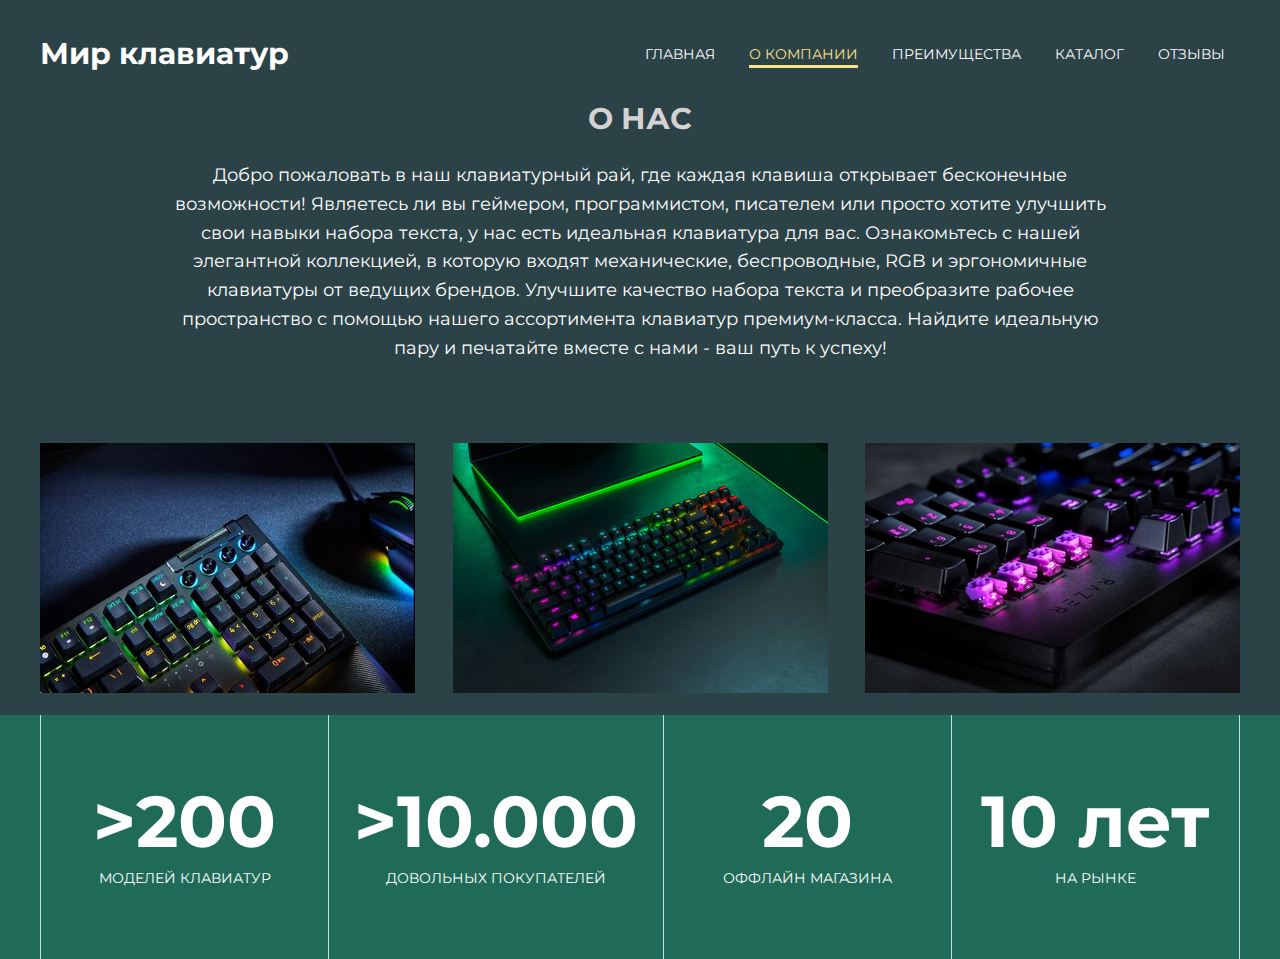
<file: aboutus/aboutus.html>
<!DOCTYPE html>
<html lang="en">
<head>
    <meta charset="UTF-8">
    <link rel="stylesheet" href="./style.css">
    <link href="https://fonts.googleapis.com/css?family=Kaushan+Script|Montserrat:300i,400,700&amp;subset=cyrillic-ext" rel="stylesheet">
    <title>Мир клавиатур</title>
</head>
<body>
<header class="header">
    <div class="container">
        <div class="header__inner">
            <div class="header__logo">Мир клавиатур</div>
            <nav class="nav">
                <a class="nav__link" href="../index.html">Главная</a>
                <a class="nav__link active" href="./aboutus.html">О компании</a>
                <a class="nav__link" href="../advantages/advantages.html">Преимущества</a>
                <a class="nav__link" href="../catalog/catalog.html">Каталог</a>
                <a class="nav__link" href="../feedback/feedback.html">Отзывы</a>
            </nav>
        </div>
    </div>
</header>
<section class="section">
    <div class="container">
        <div class="section__header">
            <h2 class="section__title">О нас</h2>
            <div class="section__text">
                <p>Добро пожаловать в наш клавиатурный рай, где каждая клавиша открывает бесконечные возможности! Являетесь ли вы геймером, программистом, писателем или просто хотите улучшить свои навыки набора текста, у нас есть идеальная клавиатура для вас. Ознакомьтесь с нашей элегантной коллекцией, в которую входят механические, беспроводные, RGB и эргономичные клавиатуры от ведущих брендов. Улучшите качество набора текста и преобразите рабочее пространство с помощью нашего ассортимента клавиатур премиум-класса. Найдите идеальную пару и печатайте вместе с нами - ваш путь к успеху!</p>
            </div>
        </div>
        <div class="about">
            <div class="about__item">
                <div class="about__img">
                    <img src="../assets/images/1.jpg" alt="">
                </div>
                <div class="about__text">super team</div>
            </div>
            <div class="about__item">
                <div class="about__img">
                    <img src="../assets/images/2.jpg" alt="">
                </div>
                <div class="about__text">super team</div>
            </div>
            <div class="about__item">
                <div class="about__img">
                    <img src="../assets/images/3.jpg" alt="">
                </div>
                <div class="about__text">super team</div>
            </div>
        </div>

    </div><!-- /.container -->
</section>

<div class="statistics">
    <div class="container">
        <div class="stat">
            <div class="stat__item">
                <div class="stat__count">>200</div>
                <div class="stat__text">Моделей клавиатур</div>
            </div>
            <div class="stat__item">
                <div class="stat__count">>10.000</div>
                <div class="stat__text">Довольных покупателей</div>
            </div>

            <div class="stat__item">
                <div class="stat__count">20</div>
                <div class="stat__text">Оффлайн магазина</div>
            </div>
            <div class="stat__item">
                <div class="stat__count">10 лет</div>
                <div class="stat__text">На рынке</div>
            </div>
        </div>
    </div>
</div>
</body>
</html>
</file>
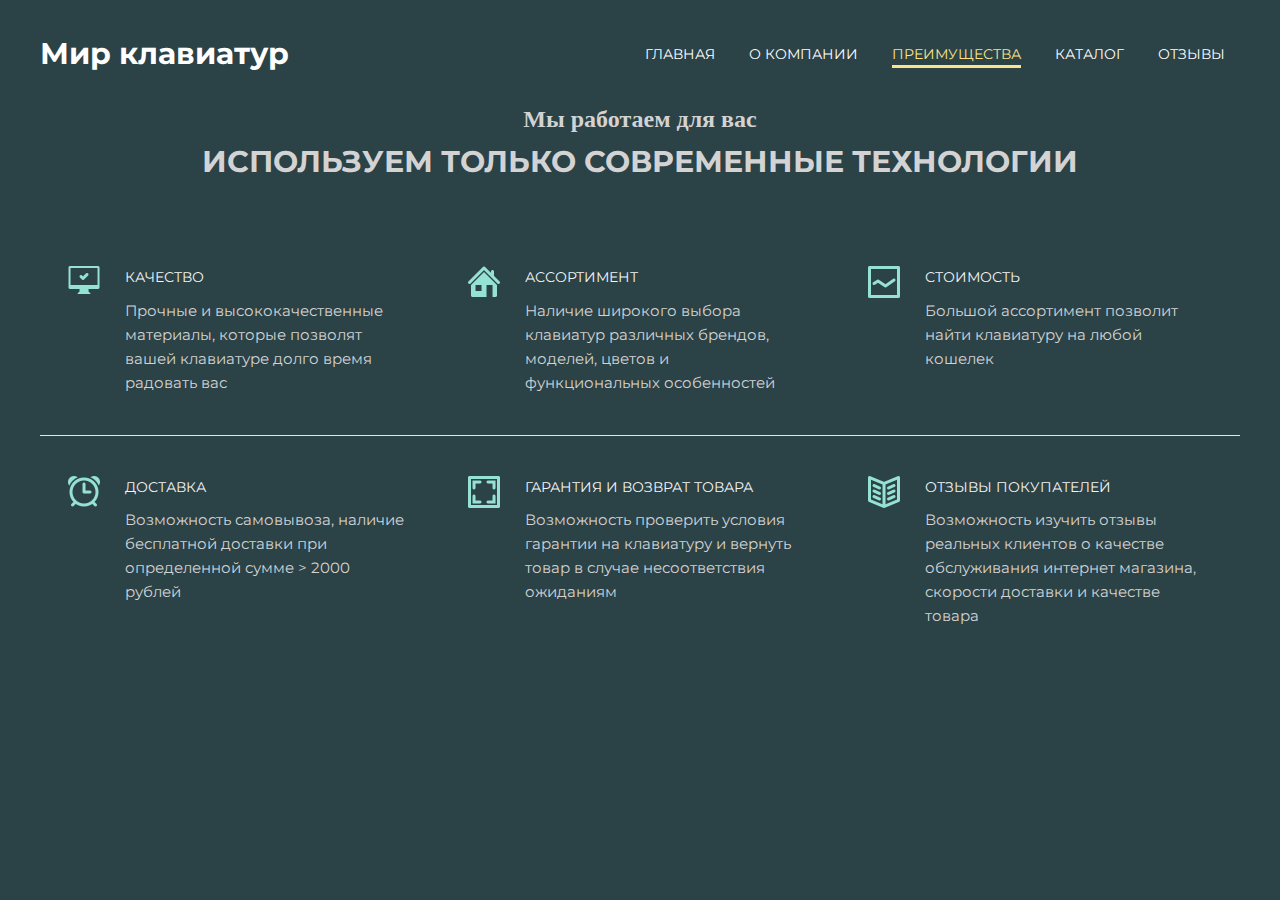
<file: advantages/advantages.html>
<!DOCTYPE html>
<html lang="en">
<head>
    <meta charset="UTF-8">
    <link rel="stylesheet" href="./style.css">
    <link href="https://fonts.googleapis.com/css?family=Kaushan+Script|Montserrat:300i,400,700&amp;subset=cyrillic-ext" rel="stylesheet">
    <title>Мир клавиатур</title>
</head>
<body>


<header class="header">
    <div class="container">
        <div class="header__inner">
            <div class="header__logo">Мир клавиатур</div>

            <nav class="nav">
                <a class="nav__link" href="../index.html">Главная</a>
                <a class="nav__link" href="../aboutus/aboutus.html">О компании</a>
                <a class="nav__link active" href="../advantages/advantages.html">Преимущества</a>
                <a class="nav__link" href="../catalog/catalog.html">Каталог</a>
                <a class="nav__link" href="../feedback/feedback.html">Отзывы</a>
            </nav>
        </div>
    </div>
</header>
<section class="section">
    <div class="container">

        <div class="section__header">
            <h3 class="section__suptitle">Мы работаем для вас</h3>
            <h2 class="section__title">Используем только современные технологии</h2>
        </div>

        <div class="services">
            <div class="services__item">
                <img class="services__icon" src="../assets/images/services/creativity.png" alt="">

                <div class="services__title">Качество</div>
                <div class="services__text">Прочные и высококачественные материалы, которые позволят вашей клавиатуре долго время радовать вас</div>
            </div>
            <div class="services__item">
                <img class="services__icon" src="../assets/images/services/css-html.png" alt="">

                <div class="services__title">Ассортимент</div>
                <div class="services__text">Наличие широкого выбора клавиатур различных брендов, моделей, цветов и функциональных особенностей</div>
            </div>
            <div class="services__item">
                <img class="services__icon" src="../assets/images/services/webdesign.png" alt="">

                <div class="services__title">Стоимость</div>
                <div class="services__text">Большой ассортимент позволит найти клавиатуру на любой кошелек</div>
            </div>
        </div>

        <hr>

        <div class="services">
            <div class="services__item">
                <img class="services__icon" src="../assets/images/services/photography.png" alt="">

                <div class="services__title">Доставка</div>
                <div class="services__text">Возможность самовывоза, наличие бесплатной доставки при определенной сумме > 2000 рублей</div>
            </div>
            <div class="services__item">
                <img class="services__icon" src="../assets/images/services/digital.png" alt="">

                <div class="services__title">Гарантия и возврат товара</div>
                <div class="services__text">Возможность проверить условия гарантии на клавиатуру и вернуть товар в случае несоответствия ожиданиям</div>
            </div>
            <div class="services__item">
                <img class="services__icon" src="../assets/images/services/seo.png" alt="">

                <div class="services__title">Отзывы покупателей</div>
                <div class="services__text">Возможность изучить отзывы реальных клиентов о качестве обслуживания интернет магазина, скорости доставки и качестве товара</div>
            </div>
        </div>

    </div><!-- /.container -->
</section>




</body>
</html>
</file>
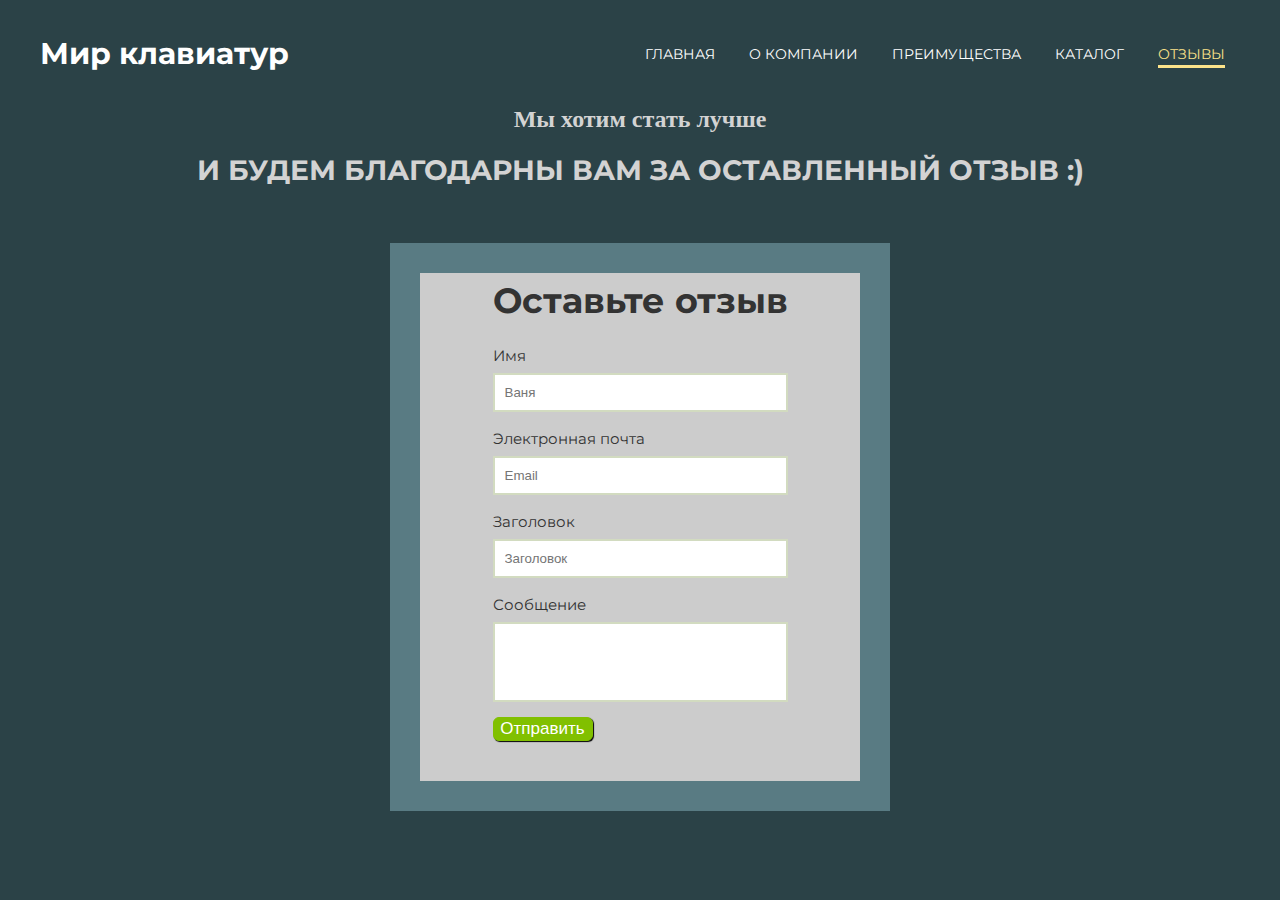
<file: feedback/feedback.html>
<!DOCTYPE html>
<html lang="en">
<head>
    <meta charset="UTF-8">
    <link rel="stylesheet" href="./style.css">
    <link href="https://fonts.googleapis.com/css?family=Kaushan+Script|Montserrat:300i,400,700&amp;subset=cyrillic-ext" rel="stylesheet">
    <title>Мир клавиатур</title>
</head>
<body>


<header class="header">
    <div class="container">
        <div class="header__inner">
            <div class="header__logo">Мир клавиатур</div>

            <nav class="nav">
                <a class="nav__link" href="../index.html">Главная</a>
                <a class="nav__link" href="../aboutus/aboutus.html">О компании</a>
                <a class="nav__link" href="../advantages/advantages.html">Преимущества</a>
                <a class="nav__link" href="../catalog/catalog.html">Каталог</a>
                <a class="nav__link active" href="#">Отзывы</a>
            </nav>
        </div>
    </div>
</header>
<section class="section">
    <div class="container">

        <div class="section__header">
            <h3 class="section__suptitle">Мы хотим стать лучше</h3>
            <h2 class="section__title">И будем благодарны вам за оставленный отзыв :)</h2>
        </div>
        <form>
         <div class="main">
        <h2>Оставьте отзыв</h2>
        <label>
          Имя
          <input id="username" type="text" name="username"placeholder="Ваня">
        </label>
        <label>
          Электронная почта
          <input id="email" type="text" name="email" placeholder="Email">
        </label>
        <label>
          Заголовок
          <input id="tittle" type="text" name="tittle"placeholder="Заголовок">
        </label>
        <label>
          Сообщение
          <textarea id="message" class="area"></textarea>
        </label>
        <button class="button" onclick="ValidMail()">Отправить</button>
    </div>
  </form>

    </div><!-- /.container -->
</section>

<script>
        function ValidMail() {
            let re = /^[\w-\.]+@[\w-]+\.[a-z]{2,4}$/i;

            let myMail = document.getElementById('email').value;
            let valid = re.test(myMail);
            if (!valid) alert("Адрес элeктронной почты введен неправильно!");
            else alert("Отзыв отправлен");
        }
</script>
</body>
</html>
</file>
<file: aboutus/style.css>
body {
    margin: 0;
    font-family: 'Montserrat', sans-serif;

    font-size: 15px;
    line-height: 1.6;
    color: #333;
}

*,
*:before,
*:after {
    box-sizing: border-box;
}

h1, h2, h3, h4, h5, h6 {
    margin: 0;
}

hr {
    display: block;
    width: 100%;
    height: 1px;
    margin: 40px 0;

    border: 0;
    background-color: #e5e5e5;
}

/* Container */
.container {
    width: 100%;
    max-width: 1200px;
    margin: 0 auto;
}



/* Intro */
.intro {
    display: flex;
    flex-direction: column;
    justify-content: center;
    width: 100%;
    height: 100vh;

    background: url("../images/intro2.jpg") center no-repeat;
    -webkit-background-size: cover;
    background-size: cover;
}

.intro__inner {
    width: 100%;
    max-width: 880px;
    margin: 0 auto;

    text-align: center;
}

.intro__title {
    color: #fff;
    font-size: 60px;
    font-weight: 700;
    line-height: 1;
}

.intro__title:after {
    content: "";
    display: block;
    width: 60px;
    height: 3px;
    margin: 60px auto;

    background-color: #fff;
}

.intro__suptitle {
    margin-bottom: 20px;

    font-family: 'Kaushan Script', cursive;
    font-size: 72px;
    text-transform: uppercase;
    color: #fff;
}


/* Header */
.header {
    width: 100%;
    padding-top: 30px;

    position: absolute;
    top: 0;
    left: 0;
    right: 0;
    z-index: 1000;
}

.header__inner {
    display: flex;
    justify-content: space-between;
    align-items: center;
}

.header__logo {
    font-size: 30px;
    font-weight: 700;
    color: #fff;
}


/* Nav */
.nav {
    font-size: 14px;
    text-transform: uppercase;
}

.nav__link {
    display: inline-block;
    vertical-align: top;
    margin: 0 15px;
    position: relative;

    color: #fff;
    text-decoration: none;

    transition: color .1s linear;
}

.nav__link:after {
    content: "";
    display: block;
    width: 100%;
    height: 3px;

    background-color: #fce38a;
    opacity: 0;

    position: absolute;
    top: 100%;
    left: 0;
    z-index: 1;

    transition: opacity .1s linear;
}

.nav__link:hover {
    color: #fce38a;
}

.nav__link:hover:after,
.nav__link.active:after {
    opacity: 1;
}

.nav__link.active {
    color: #fce38a;
}


/* Section */

.section {
    height: 715px;
    background-color: #2b4247;
    padding: 80px 0;
}

.section__header {
    width: 100%;
    max-width: 950px;
    margin: 0 auto 50px;

    text-align: center;
}

.section__suptitle {
    font-family: 'Kaushan Script', cursive;
    font-size: 24px;
    color: lightgray
}

.section__title {
    margin-top: 15px;
    font-size: 30px;
    font-weight: 700;
    color: lightgray;
    text-transform: uppercase;
}



.section__text {
    font-size: 18px;
    color: white;
}



/* About */
.about {
    margin-top: 80px;
    display: flex;
    justify-content: space-between;
}

.about__text {
    width: 100%;

    font-size: 18px;
    color: #fff;
    text-transform: uppercase;
    font-weight: 700;
    text-align: center;
    opacity: 0;

    position: absolute;
    top: 50%;
    left: 0;
    z-index: 2;
    transform: translate3d(0, -50%, 0);

    transition: opacity .2s linear;
}



/* Statistics */
.statistics {
    background-color: #1f6b58;
}

.stat {
    display: flex;
}

.stat__item {
    flex: 1 1 0;
    padding: 70px 25px;
    border-left: 1px solid #b5eae0;
    text-align: center;
    color: #fff;
}

.stat__item:last-child {
    border-right: 1px solid #b5eae0;
}

.stat__count {
    margin-bottom: 10px;
    font-size: 72px;
    font-weight: 700;
    line-height: 1;
}

.stat__text {
    font-size: 14px;
    text-transform: uppercase;
}
</file>
<file: advantages/style.css>
body {
    margin: 0;
    font-family: 'Montserrat', sans-serif;

    font-size: 15px;
    line-height: 1.6;
    color: #333;
}

*,
*:before,
*:after {
    box-sizing: border-box;
}

h1, h2, h3, h4, h5, h6 {
    margin: 0;
}

hr {
    display: block;
    width: 100%;
    height: 1px;
    margin: 40px 0;

    border: 0;
    background-color: #e5e5e5;
}

/* Container */
.container {
    width: 100%;
    max-width: 1200px;
    margin: 0 auto;
}






/* Header */
.header {
    width: 100%;
    padding-top: 30px;

    position: absolute;
    top: 0;
    left: 0;
    right: 0;
    z-index: 1000;
}

.header__inner {
    display: flex;
    justify-content: space-between;
    align-items: center;
}

.header__logo {
    font-size: 30px;
    font-weight: 700;
    color: #fff;
}


/* Nav */
.nav {
    font-size: 14px;
    text-transform: uppercase;
}

.nav__link {
    display: inline-block;
    vertical-align: top;
    margin: 0 15px;
    position: relative;

    color: #fff;
    text-decoration: none;

    transition: color .1s linear;
}

.nav__link:after {
    content: "";
    display: block;
    width: 100%;
    height: 3px;

    background-color: #fce38a;
    opacity: 0;

    position: absolute;
    top: 100%;
    left: 0;
    z-index: 1;

    transition: opacity .1s linear;
}

.nav__link:hover {
    color: #fce38a;
}

.nav__link:hover:after,
.nav__link.active:after {
    opacity: 1;
}

.nav__link.active {
    color: #fce38a;
}


/* Section */

.section {
    height: 100vh;
    padding: 80px 0;
    background-color: #2b4247;
}

.section__header {
    width: 100%;
    max-width: 950px;
    margin: 0 auto 50px;

    text-align: center;
}

.section__suptitle {
    margin-top: 20px;
    font-family: 'Kaushan Script', cursive;
    font-size: 24px;
    color: #d3d3d3;
}

.section__title {
    margin-bottom: 80px;
    font-size: 30px;
    font-weight: 700;
    color: #d3d3d3;
    text-transform: uppercase;
}



.section__text {
    font-size: 15px;
    color: #999;
}

/* Services */

.services {
    display: flex;
}

.services__item {
    flex: 1 1 0;
    padding-left: 85px;
    padding-right: 35px;
    position: relative;
}

.services__icon {
    position: absolute;
    top: 0;
    left: 28px;
    z-index: 1;
}

.services__title {
    margin-bottom: 10px;

    font-size: 14px;
    color: whitesmoke;
    text-transform: uppercase;
}

.services__text {
    font-size: 15px;
    color: #d3d3d3;
}
</file>
<file: feedback/style.css>
body {
    margin: 0;
    font-family: 'Montserrat', sans-serif;

    font-size: 15px;
    line-height: 1.6;
    color: #333;
}

*,
*:before,
*:after {
    box-sizing: border-box;
}

h1, h2, h3, h4, h5, h6 {
    margin: 0;
}

hr {
    display: block;
    width: 100%;
    height: 1px;
    margin: 40px 0;

    border: 0;
    background-color: #e5e5e5;
}

/* Container */
.container {
    width: 100%;
    max-width: 1200px;
    margin: 0 auto;
}

/* Header */
.header {
    width: 100%;
    padding-top: 30px;

    position: absolute;
    top: 0;
    left: 0;
    right: 0;
    z-index: 1000;
}

.header__inner {
    display: flex;
    justify-content: space-between;
    align-items: center;
}

.header__logo {
    font-size: 30px;
    font-weight: 700;
    color: #fff;
}


/* Nav */
.nav {
    font-size: 14px;
    text-transform: uppercase;
}

.nav__link {
    display: inline-block;
    vertical-align: top;
    margin: 0 15px;
    position: relative;

    color: #fff;
    text-decoration: none;

    transition: color .1s linear;
}

.nav__link:after {
    content: "";
    display: block;
    width: 100%;
    height: 3px;

    background-color: #fce38a;
    opacity: 0;

    position: absolute;
    top: 100%;
    left: 0;
    z-index: 1;

    transition: opacity .1s linear;
}

.nav__link:hover {
    color: #fce38a;
}

.nav__link:hover:after,
.nav__link.active:after {
    opacity: 1;
}

.nav__link.active {
    color: #fce38a;
}


/* Section */

.section {
    height: 100vh;
    padding: 80px 0;
    background-color: #2b4247;
}

.section__header {
    width: 100%;
    max-width: 950px;
    margin: 0 auto 50px;

    text-align: center;
}

.section__suptitle {
    margin-bottom: 10px;
    margin-top: 20px;
    font-family: 'Kaushan Script', cursive;
    font-size: 24px;
    color: #d3d3d3;
}

.section__title {
    margin-bottom: 10px;
    font-size: 28px;
    font-weight: 700;
    color: #d3d3d3;
    text-transform: uppercase;
}



.section__text {
    font-size: 15px;
    color: #999;
}

/* Services */

.services {
    display: flex;
}

.services__item {
    flex: 1 1 0;
    padding-left: 85px;
    padding-right: 35px;
    position: relative;
}

.services__icon {
    position: absolute;
    top: 0;
    left: 28px;
    z-index: 1;
}

.services__title {
    margin-bottom: 10px;

    font-size: 14px;
    color: whitesmoke;
    text-transform: uppercase;
}

.services__text {
    font-size: 15px;
    color: #d3d3d3;
}

form
{

    background-color: #cccccc;
    margin-left: auto;
    margin-right: auto;
    width: 500px;
    margin-top: 50px;
    border: 30px solid #597b83;

}

h2
{
    text-align: center;
    font-size: 35px;
}


.main
{
    display: grid;
    justify-content: center;
}


label
{
    margin-top: 15px;
    display: grid;
}

input
{
    padding: 10px;
    border: 2px solid #d2dbc0;
    margin-top: 5px;
}

button
{
    border-radius: 6px;
    font-size: 17px;
    width: 100px;
    color: white;
    background-color:#81c000;
    margin-top: 15px;
    margin-bottom: 40px;
    border: 1px solid #81c000;
    box-shadow: 1px 1px 1px black;
}

textarea
{
    margin-top: 5px;
    height: 80px;
    border: 2px solid #d2dbc0;
    resize: none;
}
</file>
